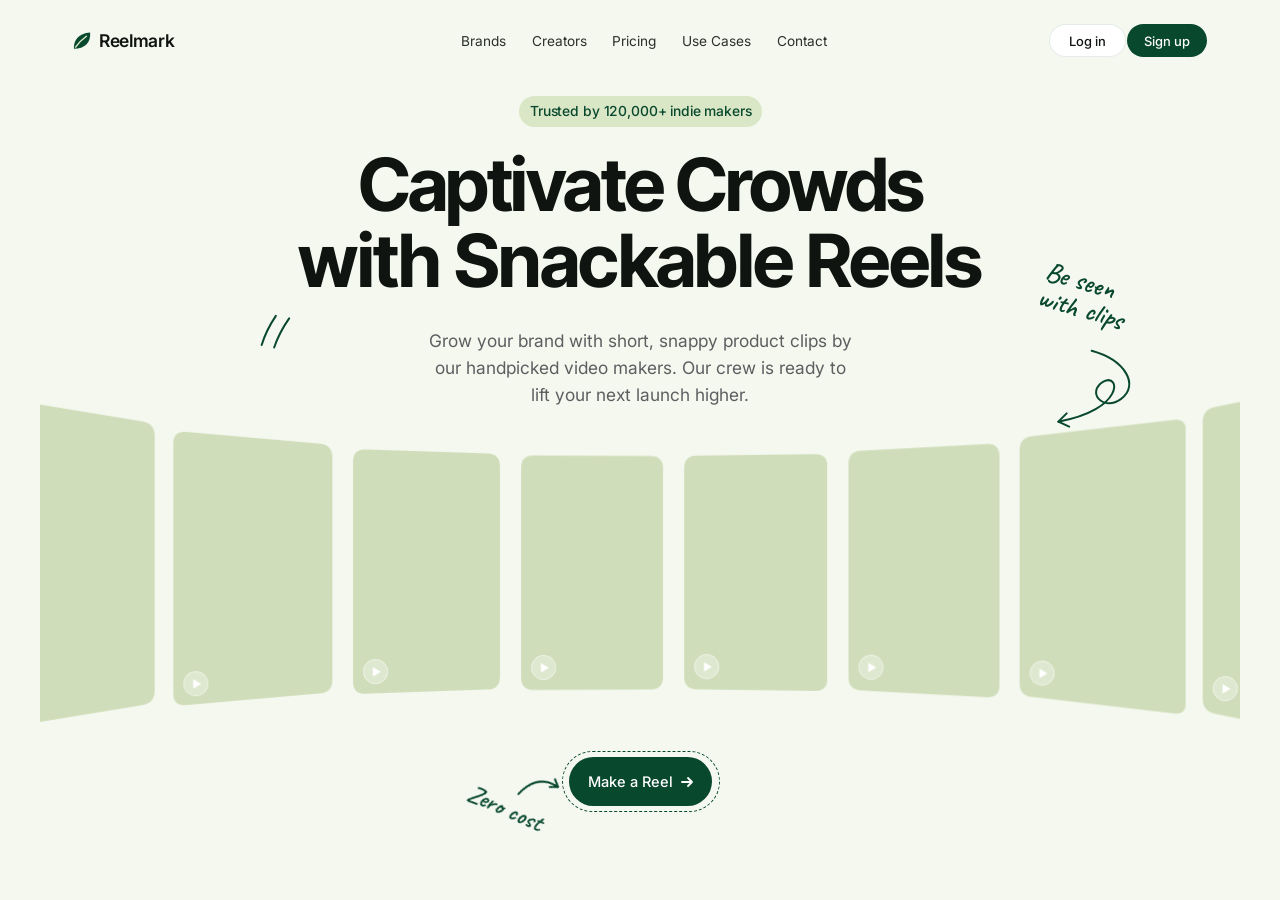
<file: reelmark/index.html>
<!doctype html>
<html lang="en">
<head>
<meta charset="utf-8" />
<meta name="viewport" content="width=device-width, initial-scale=1" />
<title>Reelmark — Snackable Reels</title>
<meta name="description" content="Reelmark is a marketplace of handpicked short-form video makers. Captivate crowds with snackable product reels." />
<link rel="preconnect" href="https://fonts.googleapis.com" />
<link rel="preconnect" href="https://fonts.gstatic.com" crossorigin />
<link href="https://fonts.googleapis.com/css2?family=Caveat:wght@600&family=Inter+Tight:wght@700&family=Inter:wght@400;500;600&display=swap" rel="stylesheet" />
<link rel="preload" as="image" href="https://d2ol7oe51mr4n9.cloudfront.net/user_38xzZboKViGWJOttwIXH07lWA1P/b7ebb74a-8c8a-4f7e-8f80-55e2d74ecd05.webp" />
<style>
  :root {
    --u: min(calc(100vw / 1440), calc(100vh / 1080));
    --bg: #F5F8EF;
    --green: #08482D;
    --mint: #DAE7C7;
    --ink: #101410;
    --muted: #5E5E61;
  }
  * { box-sizing: border-box; margin: 0; padding: 0; }
  html, body { height: 100%; }
  body {
    background: var(--bg);
    color: var(--ink);
    font-family: "Inter", system-ui, sans-serif;
    overflow: hidden;
    -webkit-font-smoothing: antialiased;
  }
  a { color: inherit; text-decoration: none; }

  /* ---------- 1440×1080 frame ---------- */
  .frame {
    position: absolute; left: 50%; top: 50%;
    width: calc(1440 * var(--u)); height: calc(1080 * var(--u));
    transform: translate(-50%, -50%);
    overflow: hidden;
  }
  .frame > * { position: absolute; }

  .logo {
    left: calc(37 * var(--u)); top: calc(36 * var(--u)); height: calc(26 * var(--u));
    display: flex; align-items: center; gap: calc(8 * var(--u));
    font-weight: 600; font-size: calc(21 * var(--u)); letter-spacing: -0.02em;
  }
  .logo svg { width: calc(26 * var(--u)); height: calc(26 * var(--u)); }

  .nav {
    left: calc(505 * var(--u)); top: calc(36 * var(--u)); height: calc(26 * var(--u));
    display: flex; align-items: center; gap: calc(31 * var(--u));
    font-size: calc(16.4 * var(--u)); color: #2B302B;
  }
  .nav a { transition: color .2s; }
  .nav a:hover { color: var(--green); }

  .pill {
    display: flex; align-items: center; justify-content: center;
    border-radius: 999px; font-weight: 500; font-size: calc(15.5 * var(--u));
    transition: transform .2s, background .2s;
  }
  .pill:hover { transform: translateY(-1px); }
  .login {
    left: calc(1211 * var(--u)); top: calc(29 * var(--u));
    width: calc(92 * var(--u)); height: calc(40 * var(--u));
    background: #fff; box-shadow: inset 0 0 0 1px rgba(8, 72, 45, .1);
  }
  .signup {
    left: calc(1304 * var(--u)); top: calc(29 * var(--u));
    width: calc(97 * var(--u)); height: calc(40 * var(--u));
    background: var(--green); color: #fff;
  }

  .badge {
    left: calc(575 * var(--u)); top: calc(115 * var(--u));
    width: calc(292 * var(--u)); height: calc(37 * var(--u));
    display: flex; align-items: center; justify-content: center;
    border-radius: 999px; background: var(--mint); color: var(--green);
    font-weight: 500; font-size: calc(16.6 * var(--u)); letter-spacing: -0.01em;
  }

  .headline {
    left: 0; right: 0; top: calc(176 * var(--u));
    text-align: center; font-family: "Inter Tight", "Inter", sans-serif; font-weight: 700;
    font-size: calc(88 * var(--u)); line-height: calc(92 * var(--u)); color: var(--ink);
  }
  .headline .line { display: block; }
  .headline .l1 { letter-spacing: -0.035em; }
  .headline .l2 { letter-spacing: -0.022em; }

  .sub {
    left: 0; right: 0; top: calc(394 * var(--u));
    text-align: center; color: var(--muted);
    font-size: calc(20.8 * var(--u)); line-height: calc(32 * var(--u));
  }

  /* ---------- Curved carousel ---------- */
  .reel {
    left: 0; top: calc(470 * var(--u));
    width: calc(1440 * var(--u)); height: calc(430 * var(--u));
    cursor: grab; touch-action: pan-y; user-select: none; -webkit-user-select: none;
    z-index: 1;
  }
  .reel.grabbing { cursor: grabbing; }
  .card {
    position: absolute; left: 0; top: 0;
    overflow: hidden; background: #CFDDBA;
    will-change: transform, clip-path;
  }
  .media {
    position: absolute; left: 0; top: 0; width: 1920px; height: 1080px;
    transform-origin: 0 0; pointer-events: none;
  }
  .media .poster, .media video {
    position: absolute; inset: 0; width: 100%; height: 100%; display: block;
  }
  .media .poster { background-size: 100% 100%; background-repeat: no-repeat; }
  .media video { object-fit: fill; opacity: 0; transition: opacity .6s ease; }
  .media video.ready { opacity: 1; }
  .play {
    position: absolute; left: 0; top: 0;
    display: grid; place-items: center; border-radius: 50%;
    background: rgba(255, 255, 255, .32);
    -webkit-backdrop-filter: blur(8px); backdrop-filter: blur(8px);
    box-shadow: inset 0 0 0 1px rgba(255, 255, 255, .45);
  }
  .play svg { width: 38%; height: 38%; margin-left: 8%; }

  /* ---------- CTA ---------- */
  .cta {
    --k: var(--u);
    left: calc(626 * var(--u)); top: calc(901 * var(--u));
    width: calc(190 * var(--k)); height: calc(74 * var(--k));
    z-index: 2;
  }
  .ring {
    position: absolute; inset: 0; border-radius: 999px;
    border: calc(1.5 * var(--k)) dashed var(--green);
  }
  .btn {
    position: absolute; left: calc(9 * var(--k)); top: calc(8 * var(--k));
    width: calc(172 * var(--k)); height: calc(58 * var(--k));
    display: flex; align-items: center; justify-content: center; gap: calc(8 * var(--k));
    border-radius: 999px; background: var(--green); color: #fff;
    font-weight: 500; font-size: calc(17.5 * var(--k));
    transition: transform .25s, box-shadow .25s;
  }
  .btn:hover { transform: scale(1.03); box-shadow: 0 calc(10 * var(--k)) calc(24 * var(--k)) calc(-10 * var(--k)) rgba(8, 72, 45, .55); }

  /* ---------- Hand-drawn notes ---------- */
  .note {
    font-family: "Caveat", cursive; font-weight: 600; color: var(--green);
    transform-origin: 0 0; white-space: nowrap; pointer-events: none;
  }
  .note-seen {
    left: calc(1212 * var(--u)); top: calc(310 * var(--u));
    font-size: calc(33 * var(--u)); line-height: calc(32 * var(--u));
    rotate: 16deg; z-index: 2;
  }
  .note-zero {
    position: absolute; left: calc(-105 * var(--k)); top: calc(36 * var(--k));
    font-size: calc(30 * var(--k)); line-height: 1; rotate: 24deg;
  }
  .note-zero svg {
    position: absolute; left: 0; top: calc(-45 * var(--k));
    width: calc(120 * var(--k)); height: calc(50 * var(--k)); overflow: visible;
  }
  .doodles { inset: 0; width: 100%; height: 100%; pointer-events: none; z-index: 2; }
  .stroke {
    fill: none; stroke: var(--green); stroke-width: 2.4; stroke-linecap: round; stroke-linejoin: round;
    stroke-dasharray: 1; stroke-dashoffset: 0;
  }

  /* ---------- Phones ---------- */
  @media (max-width: 820px) {
    body { overflow-x: hidden; overflow-y: auto; }
    .frame {
      position: relative; left: auto; top: auto; transform: none;
      width: 100%; height: auto; min-height: 100vh; min-height: 100svh;
      display: flex; flex-direction: column; align-items: center;
      padding: 84px 16px 48px;
    }
    .frame > * { position: relative; left: auto; top: auto; right: auto; }
    .nav, .login, .note-seen, .doodles { display: none; }
    .logo { position: absolute; left: 16px; top: 22px; height: 28px; gap: 8px; font-size: 19px; }
    .logo svg { width: 24px; height: 24px; }
    .signup { position: absolute; left: auto; right: 16px; top: 18px; width: 92px; height: 38px; font-size: 14.5px; }
    .badge { width: auto; height: auto; padding: 8px 15px; font-size: 13.5px; }
    .headline { margin-top: 18px; width: 100%; font-size: clamp(38px, 10.5vw, 56px); line-height: 1.05; }
    .sub { margin-top: 14px; max-width: 380px; font-size: 15.5px; line-height: 1.55; }
    .sub br { display: none; }
    .reel { flex: none; width: 100vw; height: 250px; margin-top: 30px; }
    .cta { --k: 0.92px; flex: none; margin-top: 30px; left: 18px; }
  }

  @media (prefers-reduced-motion: reduce) {
    .media video { display: none; }
  }
</style>
</head>
<body>
<main class="frame" id="frame">
  <a class="logo" href="#" aria-label="Reelmark home">
    <svg viewBox="0 0 26 26" aria-hidden="true">
      <path d="M3.5 22.5C3 12 9 4 23 3c.8 12.5-6.5 19.5-19.5 19.5Z" fill="#08482D"/>
      <path d="M5.5 20.5C9 15.5 13 11.5 18.5 7.5" stroke="#DAE7C7" stroke-width="1.8" stroke-linecap="round" fill="none"/>
    </svg>
    Reelmark
  </a>
  <nav class="nav" aria-label="Primary">
    <a href="#">Brands</a><a href="#">Creators</a><a href="#">Pricing</a><a href="#">Use Cases</a><a href="#">Contact</a>
  </nav>
  <a class="pill login" href="#">Log in</a>
  <a class="pill signup" href="#">Sign up</a>

  <div class="badge">Trusted by 120,000+ indie makers</div>

  <h1 class="headline">
    <span class="line l1">Captivate Crowds</span>
    <span class="line l2">with Snackable Reels</span>
  </h1>
  <p class="sub">Grow your brand with short, snappy product clips by <br>our handpicked video makers. Our crew is ready to <br>lift your next launch higher.</p>

  <div class="reel" id="reel" aria-label="Sample creator reels" role="region"></div>

  <div class="note note-seen" aria-hidden="true">Be seen<br>with clips</div>

  <svg class="doodles" viewBox="0 0 1440 1080" preserveAspectRatio="none" aria-hidden="true">
    <path class="stroke" pathLength="1" d="M266 414 Q271 397 283 379" />
    <path class="stroke" pathLength="1" d="M281 417 Q287 399 299 382" />
    <path class="stroke" pathLength="1" d="M1262 421 C1302 432 1320 462 1297 479 C1276 494 1255 471 1276 458 C1297 447 1301 492 1222 506" />
    <path class="stroke" pathLength="1" d="M1232 496 L1222 506 L1235 512" />
  </svg>

  <div class="cta">
    <span class="ring" aria-hidden="true"></span>
    <a class="btn" href="#">Make a Reel
      <svg width="14" height="14" viewBox="0 0 14 14" aria-hidden="true"><path d="M2 7h10M8 3l4 4-4 4" stroke="#fff" stroke-width="1.8" fill="none" stroke-linecap="round" stroke-linejoin="round"/></svg>
    </a>
    <div class="note note-zero" aria-hidden="true">
      Zero cost
      <svg viewBox="0 -45 120 50" aria-hidden="true">
        <path class="stroke" pathLength="1" d="M55 -8 Q66 -40 95 -35" />
        <path class="stroke" pathLength="1" d="M88 -42 L95 -35 L86 -31" />
      </svg>
    </div>
  </div>
</main>

<script>
(() => {
  const POSTER = "https://d2ol7oe51mr4n9.cloudfront.net/user_38xzZboKViGWJOttwIXH07lWA1P/b7ebb74a-8c8a-4f7e-8f80-55e2d74ecd05.webp";
  const VIDEO = "https://d2ol7oe51mr4n9.cloudfront.net/user_38xzZboKViGWJOttwIXH07lWA1P/04fd3d5f-99d7-476e-98a4-46c08518ffb3.mp4";
  const TILES = ["Sneaker", "Skincare splash", "Latte pour", "Headphones", "Plant shop",
                 "Florist bouquet", "Pottery wheel", "Serum splash", "Latte top-down", "Headphones on a stand"];
  const COUNT = 10, PITCH = 196, LOOP = COUNT * PITCH, CX = 720, NORM = 706;
  const TILE_RATIO = 384 / 540;

  const reduced = matchMedia("(prefers-reduced-motion: reduce)").matches;
  const phone = matchMedia("(max-width: 820px)");
  const frame = document.getElementById("frame");
  const reel = document.getElementById("reel");

  /* ---------- Build cards ---------- */
  const cards = [], videos = [];
  for (let i = 0; i < COUNT; i++) {
    const card = document.createElement("div");
    card.className = "card";
    card.setAttribute("aria-label", TILES[i] + " reel");
    const media = document.createElement("div");
    media.className = "media";
    const poster = document.createElement("div");
    poster.className = "poster";
    poster.style.backgroundImage = `url("${POSTER}")`;
    media.appendChild(poster);
    if (!reduced) {
      const v = document.createElement("video");
      v.muted = true; v.loop = true; v.playsInline = true; v.autoplay = true;
      v.preload = "auto"; v.draggable = false;
      v.setAttribute("muted", ""); v.setAttribute("playsinline", "");
      v.src = VIDEO;
      const reveal = () => v.classList.add("ready");
      v.addEventListener("loadeddata", () => {
        const t = target();
        if (t !== null && v.duration) v.currentTime = t % v.duration;
        if (v.requestVideoFrameCallback) v.requestVideoFrameCallback(reveal);
        else reveal();
        v.play().catch(() => {});
      }, { once: true });
      media.appendChild(v);
      videos.push(v);
    }
    const play = document.createElement("div");
    play.className = "play";
    play.innerHTML = '<svg viewBox="0 0 10 12"><path d="M0 0L10 6L0 12Z" fill="#fff"/></svg>';
    card.append(media, play);
    reel.appendChild(card);
    cards.push({ card, media, play, col: i % 5, row: Math.floor(i / 5) });
  }

  // Keep every card on the same timestamp: all videos follow one shared
  // timeline (anchored to the first video that plays). Small drift is eased
  // out with playbackRate; only large drift seeks, with a per-video cooldown.
  let origin = null;
  const target = () => (origin === null ? null : (performance.now() - origin) / 1000);
  const master = () => videos.find((v) => v.readyState >= 2 && !v.paused);
  setInterval(() => {
    if (origin === null) {
      const m = master();
      if (!m) return;
      origin = performance.now() - m.currentTime * 1000;
    }
    const now = performance.now();
    for (const v of videos) {
      if (v.readyState < 2 || !v.duration || v.seeking) continue;
      if (v.paused) v.play().catch(() => {});
      const goal = target() % v.duration;
      let diff = goal - v.currentTime;
      if (diff > v.duration / 2) diff -= v.duration;
      if (diff < -v.duration / 2) diff += v.duration;
      if (Math.abs(diff) > 0.5) {
        if (!v._seekAt || now - v._seekAt > 2500) { v._seekAt = now; v.currentTime = goal; }
        v.playbackRate = 1;
      } else if (Math.abs(diff) > 0.03) {
        v.playbackRate = 1 + Math.max(-0.25, Math.min(0.25, diff));
      } else {
        v.playbackRate = 1;
      }
    }
  }, 250);

  /* ---------- Geometry ---------- */
  let u = 1, ax = 0, bx = 0, ay = 470, by = 0, boxW = 1440;
  function measure() {
    if (phone.matches) {
      boxW = reel.clientWidth;
      u = Math.min(boxW / 640, 250 / 400);
      ax = CX; bx = boxW / 2; ay = 687; by = reel.clientHeight / 2;
    } else {
      u = frame.clientWidth / 1440;
      boxW = reel.clientWidth;
      ax = 0; bx = 0; ay = 470; by = 0;
    }
  }
  measure();
  addEventListener("resize", measure);
  phone.addEventListener("change", measure);

  const f = (n) => n.toFixed(2);
  function roundedQuad(P, r) {
    const out = [];
    for (let i = 0; i < 4; i++) {
      const p = P[i], prev = P[(i + 3) % 4], next = P[(i + 1) % 4];
      const toward = (q) => {
        const dx = q[0] - p[0], dy = q[1] - p[1], l = Math.hypot(dx, dy) || 1;
        const k = Math.min(r, l / 2) / l;
        return [p[0] + dx * k, p[1] + dy * k];
      };
      out.push({ a: toward(prev), p, b: toward(next) });
    }
    let d = `M${f(out[0].b[0])} ${f(out[0].b[1])}`;
    for (const i of [1, 2, 3, 0]) {
      const c = out[i];
      d += `L${f(c.a[0])} ${f(c.a[1])}Q${f(c.p[0])} ${f(c.p[1])} ${f(c.b[0])} ${f(c.b[1])}`;
    }
    return `path("${d}Z")`;
  }

  const edgeH = (x) => 280 + 92 * Math.pow(Math.abs(x - CX) / NORM, 2.6);

  function render(scroll) {
    for (let i = 0; i < COUNT; i++) {
      const c = cards[i];
      const t = ((((i - 4) * PITCH + scroll + LOOP / 2) % LOOP) + LOOP) % LOOP - LOOP / 2;
      const x = CX + t * (1 + 0.083 * (t / NORM) ** 2);
      const d = Math.abs(x - CX) / NORM;
      const w = 170 + 48 * d * d;
      const xl = x - w / 2, xr = x + w / 2;
      const hl = edgeH(xl), hr = edgeH(xr);
      const H = Math.max(hl, hr);
      const yc = 687 - 12 * d * d;
      const left = (xl - ax) * u + bx;
      const top = (yc - H / 2 - ay) * u + by;
      const wp = w * u, hp = H * u;

      if (left > boxW + 2 || left + wp < -2) { c.card.style.visibility = "hidden"; continue; }
      c.card.style.visibility = "";

      const s = c.card.style;
      s.width = f(wp) + "px"; s.height = f(hp) + "px";
      s.transform = `translate3d(${f(left)}px, ${f(top)}px, 0)`;
      const y0l = (H - hl) / 2 * u, y1l = (H + hl) / 2 * u;
      const y0r = (H - hr) / 2 * u, y1r = (H + hr) / 2 * u;
      s.clipPath = roundedQuad([[0, y0l], [wp, y0r], [wp, y1r], [0, y1l]], 15 * u);

      // Cover-fit this card's tile from the 5×2 grid.
      // 2% overscan keeps neighbouring tiles from bleeding in at sub-pixel edges.
      const TH = Math.max(H, w / TILE_RATIO) * 1.02, TW = TH * TILE_RATIO;
      const sc = TH * u / 540;
      const tx = (-c.col * TW - (TW - w) / 2) * u;
      const ty = (-c.row * TH - (TH - H) / 2) * u;
      c.media.style.transform = `translate3d(${f(tx)}px, ${f(ty)}px, 0) scale(${sc.toFixed(5)})`;

      const ps = 30 * u;
      const pl = c.play.style;
      pl.width = pl.height = f(ps) + "px";
      pl.transform = `translate3d(${f(12 * u)}px, ${f(y1l - 12 * u - ps)}px, 0)`;
    }
  }

  /* ---------- Drag + momentum ---------- */
  let scroll = 0, vel = 0, dragging = false, lastX = 0, samples = [];
  reel.addEventListener("pointerdown", (e) => {
    if (e.button !== 0) return;
    dragging = true; vel = 0; lastX = e.clientX;
    samples = [{ t: performance.now(), x: e.clientX }];
    reel.setPointerCapture(e.pointerId);
    reel.classList.add("grabbing");
  });
  reel.addEventListener("pointermove", (e) => {
    if (!dragging) return;
    scroll += (e.clientX - lastX) / u;
    lastX = e.clientX;
    const now = performance.now();
    samples.push({ t: now, x: e.clientX });
    while (samples.length > 2 && now - samples[0].t > 100) samples.shift();
  });
  const release = () => {
    if (!dragging) return;
    dragging = false;
    reel.classList.remove("grabbing");
    const a = samples[0], b = samples[samples.length - 1];
    const dt = (b.t - a.t) / 1000;
    vel = dt > 0.005 && performance.now() - b.t < 120 ? (b.x - a.x) / u / dt : 0;
  };
  reel.addEventListener("pointerup", release);
  reel.addEventListener("pointercancel", release);
  reel.addEventListener("dragstart", (e) => e.preventDefault());

  /* ---------- Time-based loop on a long-running WAAPI clock ---------- */
  let clock;
  try { clock = document.documentElement.animate(null, { duration: 1e9 }); } catch (_) { clock = null; }
  const now = () => (clock && clock.currentTime != null ? clock.currentTime : performance.now());
  const AUTO = reduced ? 0 : 50;
  let last = now();
  function tick() {
    const t = now();
    const dt = Math.min(Math.max((t - last) / 1000, 0), 0.1);
    last = t;
    if (!dragging) {
      scroll += (vel - AUTO) * dt;
      vel *= Math.pow(0.05, dt);
      if (Math.abs(vel) < 0.5) vel = 0;
    }
    scroll = ((scroll % LOOP) + LOOP) % LOOP;
    render(scroll);
    requestAnimationFrame(tick);
  }
  tick();

  /* ---------- Entrance ---------- */
  if (reduced) return;
  const out = "cubic-bezier(.2,.8,.2,1)";
  const pop = "cubic-bezier(.34,1.56,.64,1)";
  const run = (el, kf, delay, duration = 800, easing = out) =>
    el && el.animate(kf, { delay, duration, easing, fill: "backwards" });
  const $ = (s) => document.querySelector(s);

  [".logo", ".nav", ".login", ".signup"].forEach((s, i) =>
    run($(s), [{ opacity: 0, transform: "translateY(-18px)" }, { opacity: 1, transform: "none" }], 60 * i, 700));
  run($(".badge"), [{ opacity: 0, transform: "scale(.82)" }, { opacity: 1, transform: "none" }], 250, 650, pop);
  document.querySelectorAll(".headline .line").forEach((el, i) =>
    run(el, [{ opacity: 0, transform: "translateY(42%)", filter: "blur(14px)" },
             { opacity: 1, transform: "none", filter: "blur(0)" }], 380 + 140 * i, 1000));
  run($(".sub"), [{ opacity: 0, transform: "translateY(14px)", filter: "blur(6px)" },
                  { opacity: 1, transform: "none", filter: "blur(0)" }], 720, 900);
  run(reel, [{ opacity: 0, transform: "translateY(90px)" }, { opacity: 1, transform: "none" }], 860, 1200);
  run($(".cta"), [{ opacity: 0, transform: "scale(.7)" }, { opacity: 1, transform: "none" }], 1150, 700, pop);
  document.querySelectorAll(".stroke").forEach((el, i) =>
    run(el, [{ strokeDashoffset: 1 }, { strokeDashoffset: 0 }], 1350 + 160 * i, 700, "ease-in-out"));
  document.querySelectorAll(".note").forEach((el, i) =>
    run(el, [{ opacity: 0, transform: "translateY(8px)" }, { opacity: 1, transform: "none" }], 1450 + 200 * i, 700));
})();
</script>
</body>
</html>
</file>
